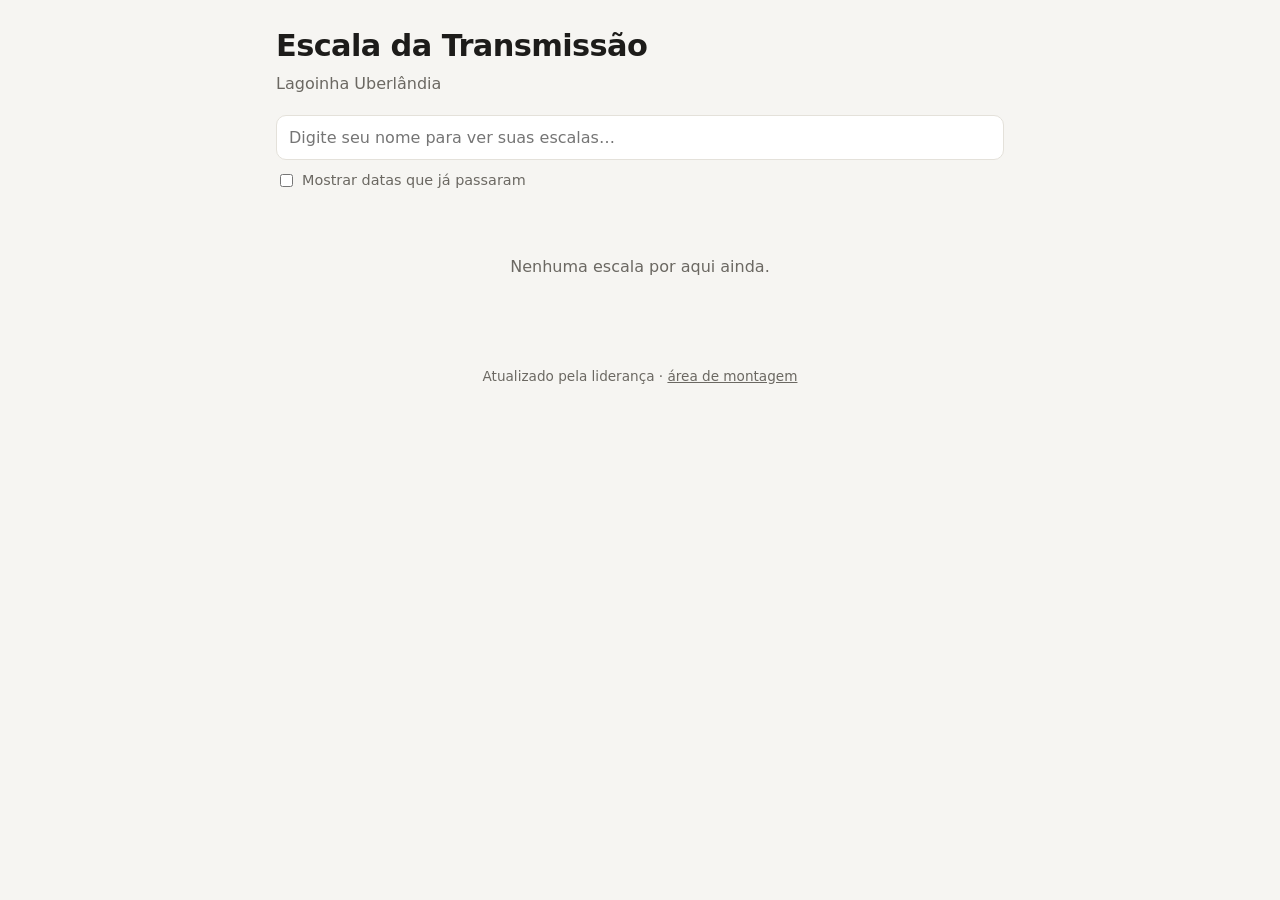
<file: index.html>
<!doctype html>
<html lang="pt-BR">
<head>
  <meta charset="utf-8">
  <meta name="viewport" content="width=device-width, initial-scale=1">
  <title>Escalas</title>
  <link rel="stylesheet" href="style.css">
</head>
<body>
<div class="wrap">
  <header>
    <h1 id="titulo">Escala da Transmissão</h1>
    <p id="subtitulo"></p>
  </header>

  <div class="filtros">
    <input type="search" id="busca" placeholder="Digite seu nome para ver suas escalas…" autocomplete="off">
    <div class="chips" id="chips"></div>
    <label class="toggle"><input type="checkbox" id="passadas"> Mostrar datas que já passaram</label>
  </div>

  <main id="lista"><p class="vazio">Carregando escalas…</p></main>

  <p class="rodape">Atualizado pela liderança · <a href="montar.html">área de montagem</a></p>
</div>

<script>
const DIAS = ["domingo", "segunda", "terça", "quarta", "quinta", "sexta", "sábado"];
const MESES = ["janeiro","fevereiro","março","abril","maio","junho","julho","agosto","setembro","outubro","novembro","dezembro"];

let dados = { eventos: [] };
let filtroMin = "Todos";
let unicoMin = false;

const $ = id => document.getElementById(id);
const esc = s => String(s ?? "").replace(/[&<>"']/g, c => ({ "&":"&amp;","<":"&lt;",">":"&gt;",'"':"&quot;","'":"&#39;" }[c]));
const norm = s => String(s ?? "").normalize("NFD").replace(/[̀-ͯ]/g, "").toLowerCase().trim();

function parseData(iso) {
  const [y, m, d] = String(iso).split("-").map(Number);
  return new Date(y, (m || 1) - 1, d || 1);
}
function hojeISO() {
  const h = new Date();
  return `${h.getFullYear()}-${String(h.getMonth()+1).padStart(2,"0")}-${String(h.getDate()).padStart(2,"0")}`;
}
function rotuloDia(iso) {
  const d = parseData(iso);
  const base = `${DIAS[d.getDay()]}, ${d.getDate()} de ${MESES[d.getMonth()]}`;
  const hoje = hojeISO();
  if (iso === hoje) return "Hoje · " + base;
  const amanha = new Date(); amanha.setDate(amanha.getDate() + 1);
  const amISO = `${amanha.getFullYear()}-${String(amanha.getMonth()+1).padStart(2,"0")}-${String(amanha.getDate()).padStart(2,"0")}`;
  if (iso === amISO) return "Amanhã · " + base;
  return base;
}
function destacar(texto, termo) {
  const t = esc(texto);
  if (!termo) return t;
  return norm(texto).includes(termo) ? `<mark>${t}</mark>` : t;
}

function montarChips() {
  const mins = [...new Set(dados.eventos.flatMap(e => (e.escala || []).map(l => l.ministerio).filter(Boolean)))].sort((a,b)=>a.localeCompare(b,"pt-BR"));
  unicoMin = mins.length <= 1;
  $("chips").hidden = unicoMin;
  const todos = ["Todos", ...mins];
  $("chips").innerHTML = todos.map(m =>
    `<button class="chip ${m === filtroMin ? "on" : ""}" data-m="${esc(m)}">${esc(m)}</button>`).join("");
  $("chips").querySelectorAll(".chip").forEach(b => b.onclick = () => { filtroMin = b.dataset.m; montarChips(); render(); });
}

function render() {
  const termo = norm($("busca").value);
  const verPassadas = $("passadas").checked;
  const hoje = hojeISO();

  let eventos = [...dados.eventos]
    .filter(e => verPassadas || (e.data || "") >= hoje)
    .sort((a, b) => (a.data + (a.horario || "")).localeCompare(b.data + (b.horario || "")));

  const html = [];
  const porDia = new Map();

  for (const ev of eventos) {
    let linhas = (ev.escala || []).filter(l => filtroMin === "Todos" || l.ministerio === filtroMin);
    if (termo) linhas = linhas.filter(l => (l.pessoas || []).some(p => norm(p).includes(termo)));
    if (!linhas.length) continue;

    const grupos = new Map();
    for (const l of linhas) {
      const k = l.ministerio || "Geral";
      if (!grupos.has(k)) grupos.set(k, []);
      grupos.get(k).push(l);
    }
    const blocos = [...grupos].map(([min, ls]) => `
      <div class="min">
        ${unicoMin ? "" : `<h4>${esc(min)}</h4>`}
        ${ls.map(l => `<div class="linha"><span class="funcao">${esc(l.funcao)}</span><span>${(l.pessoas||[]).map(p => destacar(p, termo)).join(", ")}</span></div>`).join("")}
      </div>`).join("");

    const card = `
      <article class="evento">
        <div class="evento-topo">
          <h3>${esc(ev.nome || "Evento")}</h3>
          ${ev.horario ? `<span class="hora">${esc(ev.horario)}</span>` : ""}
        </div>
        ${ev.obs ? `<p class="obs">${esc(ev.obs)}</p>` : ""}
        ${blocos}
      </article>`;
    if (!porDia.has(ev.data)) porDia.set(ev.data, []);
    porDia.get(ev.data).push(card);
  }

  for (const [dia, cards] of porDia) {
    html.push(`<section class="dia ${dia === hoje ? "hoje" : ""}"><h2>${rotuloDia(dia)}</h2>${cards.join("")}</section>`);
  }

  $("lista").innerHTML = html.length ? html.join("")
    : `<p class="vazio">${termo ? "Nenhuma escala encontrada para esse nome." : "Nenhuma escala por aqui ainda."}</p>`;
}

async function iniciar() {
  try {
    const r = await fetch("escalas.json?v=" + Date.now(), { cache: "no-store" });
    dados = await r.json();
  } catch (e) {
    $("lista").innerHTML = `<p class="vazio">Não consegui carregar as escalas. Se você abriu o arquivo direto do computador, publique no GitHub Pages para funcionar.</p>`;
    return;
  }
  dados.eventos = dados.eventos || [];
  if (dados.titulo) { $("titulo").textContent = dados.titulo; document.title = dados.titulo; }
  $("subtitulo").textContent = dados.subtitulo || "";

  const q = new URLSearchParams(location.search).get("nome");
  if (q) $("busca").value = q;

  montarChips();
  render();
}

$("busca").addEventListener("input", render);
$("passadas").addEventListener("change", render);
iniciar();
</script>
</body>
</html>
</file>
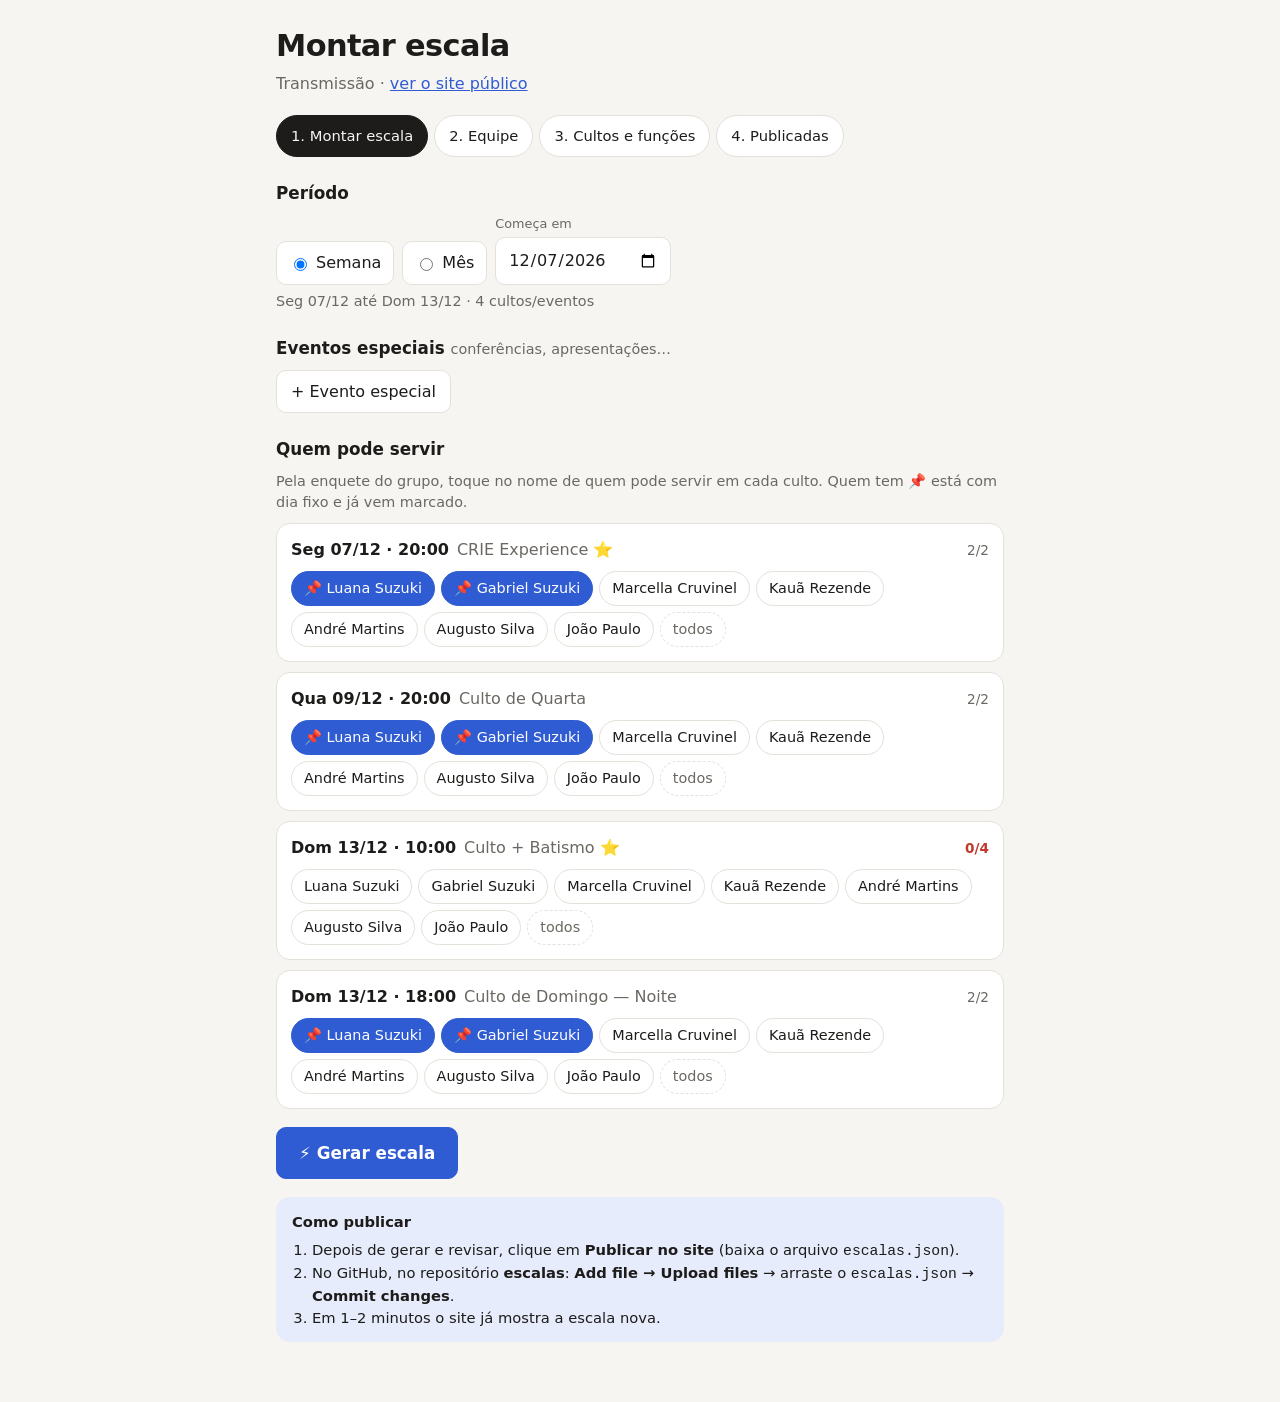
<file: montar.html>
<!doctype html>
<html lang="pt-BR">
<head>
  <meta charset="utf-8">
  <meta name="viewport" content="width=device-width, initial-scale=1">
  <meta name="robots" content="noindex">
  <title>Montar escala · Transmissão</title>
  <link rel="stylesheet" href="style.css">
</head>
<body>
<div class="wrap">
  <header>
    <h1>Montar escala</h1>
    <p>Transmissão · <a href="./" class="link">ver o site público</a></p>
  </header>

  <nav class="abas" id="abas">
    <button data-aba="montar" class="on">1. Montar escala</button>
    <button data-aba="equipe">2. Equipe</button>
    <button data-aba="cultos">3. Cultos e funções</button>
    <button data-aba="publicadas">4. Publicadas</button>
  </nav>

  <!-- ================= MONTAR ================= -->
  <section id="aba-montar" class="aba">
    <div class="bloco">
      <h2>Período</h2>
      <div class="linha-form">
        <label class="seg"><input type="radio" name="modo" value="semana"> Semana</label>
        <label class="seg"><input type="radio" name="modo" value="mes"> Mês</label>
        <div id="campo-semana"><label class="l">Começa em</label><input type="date" id="inicio"></div>
        <div id="campo-mes"><label class="l">Mês</label><input type="month" id="mes"></div>
      </div>
      <p class="dica" id="resumo-periodo"></p>
    </div>

    <div class="bloco">
      <h2>Eventos especiais <span class="sub">conferências, apresentações…</span></h2>
      <div id="especiais"></div>
      <button id="add-especial">+ Evento especial</button>
    </div>

    <div class="bloco">
      <h2>Quem pode servir</h2>
      <p class="dica">Pela enquete do grupo, toque no nome de quem pode servir em cada culto. Quem tem 📌 está com dia fixo e já vem marcado.</p>
      <div id="disp"></div>
    </div>

    <div class="acoes-grandes">
      <button class="primary grande" id="gerar">⚡ Gerar escala</button>
    </div>

    <div id="resultado"></div>
  </section>

  <!-- ================= EQUIPE ================= -->
  <section id="aba-equipe" class="aba" hidden>
    <p class="dica">Marque o que cada pessoa sabe fazer. Quando alguém for treinado em outra função, é só marcar aqui. “Dias fixos” = a pessoa já vem marcada como disponível e entra primeiro nesse culto. Toque no culto para alternar entre <b>sempre</b>, <b>semana sim, semana não</b> (duas opções de semana) e desligado.</p>
    <div id="equipe"></div>
    <button id="add-pessoa">+ Pessoa</button>
  </section>

  <!-- ================= CULTOS ================= -->
  <section id="aba-cultos" class="aba" hidden>
    <div class="bloco">
      <h2>Funções</h2>
      <div class="chips" id="funcoes"></div>
      <div class="linha-form" style="margin-top:10px">
        <input type="text" id="nova-funcao" placeholder="Nova função">
        <button id="add-funcao">Adicionar</button>
      </div>
    </div>
    <div class="bloco">
      <h2>Cultos</h2>
      <p class="dica">Os cultos fixos (toda semana, todo mês ou a cada 2 meses) e quantas pessoas cada função precisa.</p>
      <div id="cultos"></div>
      <button id="add-culto">+ Culto</button>
    </div>
  </section>

  <!-- ================= PUBLICADAS ================= -->
  <section id="aba-publicadas" class="aba" hidden>
    <p class="dica">Escalas que estão no arquivo. Se apagar algo aqui, baixe o arquivo e envie de novo ao GitHub.</p>
    <div id="publicadas"></div>
    <div class="acoes-grandes"><button class="primary" id="baixar">⬇ Baixar escalas.json</button></div>
  </section>

  <div class="ajuda">
    <strong>Como publicar</strong>
    <ol>
      <li>Depois de gerar e revisar, clique em <b>Publicar no site</b> (baixa o arquivo <code>escalas.json</code>).</li>
      <li>No GitHub, no repositório <b>escalas</b>: <b>Add file → Upload files</b> → arraste o <code>escalas.json</code> → <b>Commit changes</b>.</li>
      <li>Em 1–2 minutos o site já mostra a escala nova.</li>
    </ol>
  </div>
  <p class="status-fixo" id="status"></p>
</div>

<script>
const KD = "escalas-transmissao-dados-v3";
const KP = "escalas-transmissao-plano-v3";
const FREQ = { semanal: "Toda semana", mensal: "Todo mês", bimestral: "A cada 2 meses" };
const DIAS_L = ["domingo","segunda","terça","quarta","quinta","sexta","sábado"];
const MIN = "Transmissão";
const DIAS = ["Domingo","Segunda","Terça","Quarta","Quinta","Sexta","Sábado"];
const DIAS_C = ["Dom","Seg","Ter","Qua","Qui","Sex","Sáb"];

const $ = id => document.getElementById(id);
const esc = s => String(s ?? "").replace(/[&<>"']/g, c => ({ "&":"&amp;","<":"&lt;",">":"&gt;",'"':"&quot;","'":"&#39;" }[c]));
const uid = p => p + Math.random().toString(36).slice(2, 8);
const pad = n => String(n).padStart(2, "0");
const iso = d => `${d.getFullYear()}-${pad(d.getMonth()+1)}-${pad(d.getDate())}`;
const parse = s => { const [y,m,d] = String(s).split("-").map(Number); return new Date(y, m-1, d||1); };
const addDias = (d, n) => new Date(d.getFullYear(), d.getMonth(), d.getDate() + n);
const curta = s => { const d = parse(s); return `${DIAS_C[d.getDay()]} ${pad(d.getDate())}/${pad(d.getMonth()+1)}`; };

let D = null;  // dados (vão para escalas.json)
let P = null;  // plano em andamento (só neste navegador)

function padrao() {
  return {
    titulo: "Escala da Transmissão",
    subtitulo: "Lagoinha Uberlândia",
    config: {
      funcoes: ["Câmera", "Moderação", "Câmera móvel"],
      equipe: Array.from({ length: 7 }, (_, i) => ({ id: uid("p"), nome: `Pessoa ${i+1}`, funcoes: ["Câmera", "Moderação"], fixos: [] })),
      cultos: [
        { id: "c1", nome: "Culto de Quarta", dia: 3, horario: "20:00", freq: "semanal", vagas: { "Câmera": 1, "Moderação": 1 } },
        { id: "c2", nome: "Culto de Domingo — Manhã", dia: 0, horario: "10:00", freq: "semanal", vagas: { "Câmera": 1, "Moderação": 1 } },
        { id: "c3", nome: "Culto de Domingo — Noite", dia: 0, horario: "18:00", freq: "semanal", vagas: { "Câmera": 1, "Moderação": 1 } }
      ]
    },
    eventos: []
  };
}
function planoPadrao() {
  const hoje = new Date();
  const seg = addDias(hoje, ((8 - hoje.getDay()) % 7) || 7); // próxima segunda
  const prox = new Date(hoje.getFullYear(), hoje.getMonth() + 1, 1);
  return { modo: "semana", inicio: iso(seg), mes: `${prox.getFullYear()}-${pad(prox.getMonth()+1)}`, especiais: [], disp: {}, res: null };
}
const cfg = () => D.config;

// ---------- salvar ----------
let tStatus;
function status(msg) { $("status").textContent = msg; $("status").classList.add("vis"); clearTimeout(tStatus); tStatus = setTimeout(() => $("status").classList.remove("vis"), 2500); }
function salvar(silencioso) {
  try { localStorage.setItem(KD, JSON.stringify(D)); localStorage.setItem(KP, JSON.stringify(P)); if (!silencioso) status("Salvo neste navegador"); }
  catch { status("Não consegui salvar o rascunho"); }
}

// ---------- abas ----------
$("abas").addEventListener("click", e => {
  const b = e.target.closest("button[data-aba]"); if (!b) return;
  document.querySelectorAll("#abas button").forEach(x => x.classList.toggle("on", x === b));
  document.querySelectorAll(".aba").forEach(s => s.hidden = s.id !== "aba-" + b.dataset.aba);
  renderTudo();
});

// ================= EQUIPE =================
function renderEquipe() {
  $("equipe").innerHTML = cfg().equipe.map((p, i) => `
    <div class="cartao" data-i="${i}">
      <div class="linha-form">
        <input type="text" data-campo="nome" value="${esc(p.nome)}" placeholder="Nome">
        <button class="ghost danger" data-acao="rm" title="Remover pessoa">✕</button>
      </div>
      <label class="l" style="margin-top:10px">Sabe fazer</label>
      <div class="chips">${cfg().funcoes.map(f => `<button class="chip ${p.funcoes.includes(f) ? "on" : ""}" data-funcao="${esc(f)}">${esc(f)}</button>`).join("")}</div>
      <label class="l" style="margin-top:10px">Dias fixos</label>
      <div class="chips">${cfg().cultos.map(c => {
        const f = fixosDe(p).find(x => x.id === c.id);
        const extra = !f ? "" : f.modo === "sempre" ? " · sempre" : ` · semana sim, semana não (${proximas(c, f.modo)})`;
        return `<button class="chip ${f ? "on" : ""}" data-fixo="${c.id}" title="Toque para alternar: sempre → semana sim/não → outra semana → desligado">📌 ${esc(c.nome)}${esc(extra)}</button>`;
      }).join("") || `<span class="dica">Cadastre os cultos primeiro.</span>`}</div>
    </div>`).join("");
}
function proximas(c, modo) {
  const out = []; let d = new Date();
  for (let k = 0; k < 120 && out.length < 2; k++, d = addDias(d, 1))
    if (ocorre(c, d) && semanaAB(iso(d)) === modo) out.push(`${pad(d.getDate())}/${pad(d.getMonth()+1)}`);
  return out.join(", ") + "…";
}
function cicloFixo(p, id) {
  p.fixos = fixosDe(p);
  const i = p.fixos.findIndex(f => f.id === id);
  if (i < 0) return p.fixos.push({ id, modo: "sempre" });
  const prox = { sempre: "A", A: "B", B: null }[p.fixos[i].modo];
  if (prox) p.fixos[i].modo = prox; else p.fixos.splice(i, 1);
}
$("equipe").addEventListener("input", e => {
  const c = e.target.closest(".cartao"); if (!c) return;
  cfg().equipe[+c.dataset.i].nome = e.target.value; salvar();
});
$("equipe").addEventListener("click", e => {
  const c = e.target.closest(".cartao"); if (!c) return;
  const p = cfg().equipe[+c.dataset.i];
  const b = e.target.closest("button"); if (!b) return;
  if (b.dataset.acao === "rm") { if (!confirm(`Remover ${p.nome}?`)) return; cfg().equipe.splice(+c.dataset.i, 1); }
  if (b.dataset.funcao) toggle(p.funcoes, b.dataset.funcao);
  if (b.dataset.fixo) { cicloFixo(p, b.dataset.fixo); if (P) { P.disp = {}; P.res = null; } }
  salvar(); renderEquipe();
});
$("add-pessoa").onclick = () => { cfg().equipe.push({ id: uid("p"), nome: "", funcoes: [], fixos: [] }); salvar(); renderEquipe(); };
function toggle(arr, v) { const i = arr.indexOf(v); i >= 0 ? arr.splice(i, 1) : arr.push(v); }

// ================= CULTOS / FUNÇÕES =================
function vagasHTML(vagas) {
  return `<div class="vagas">${cfg().funcoes.map(f => `
    <label><span>${esc(f)}</span><input type="number" min="0" max="20" data-vaga="${esc(f)}" value="${+(vagas[f] || 0)}"></label>`).join("")}</div>`;
}
function renderCultos() {
  $("funcoes").innerHTML = cfg().funcoes.map(f => `<span class="chip on">${esc(f)} <button class="mini" data-rmfuncao="${esc(f)}" title="Remover">✕</button></span>`).join("");
  $("cultos").innerHTML = cfg().cultos.map((c, i) => `
    <div class="cartao" data-i="${i}">
      <div class="campos3">
        <div><label class="l">Dia</label><select data-campo="dia">${DIAS.map((d, k) => `<option value="${k}" ${+c.dia === k ? "selected" : ""}>${d}</option>`).join("")}</select></div>
        <div><label class="l">Horário</label><input type="time" data-campo="horario" value="${esc(c.horario)}"></div>
        <div><label class="l">Nome</label><input type="text" data-campo="nome" value="${esc(c.nome)}"></div>
      </div>
      <div class="campos3" style="margin-top:10px">
        <div><label class="l">Repete</label><select data-campo="freq">${Object.entries(FREQ).map(([k, v]) => `<option value="${k}" ${(c.freq || "semanal") === k ? "selected" : ""}>${v}</option>`).join("")}</select></div>
        ${(c.freq || "semanal") !== "semanal" ? `<div><label class="l">Qual semana do mês</label><select data-campo="semana">${[1,2,3,4,5].map(n => `<option value="${n}" ${(+c.semana || 1) === n ? "selected" : ""}>${n === 5 ? "Último" : ordinal(n, c.dia)}</option>`).join("")}</select></div>` : ""}
        ${c.freq === "bimestral" ? `<div><label class="l">Próxima vez (mês)</label><input type="month" data-campo="inicio" value="${esc(c.inicio || "")}"></div>` : ""}
      </div>
      ${(c.freq || "semanal") !== "semanal" ? `<div style="margin-top:10px"><label class="l">Acontece no lugar de</label><select data-campo="substitui"><option value="">— nenhum (é um culto a mais) —</option>${cfg().cultos.filter(o => o.id !== c.id && (o.freq || "semanal") === "semanal").map(o => `<option value="${o.id}" ${c.substitui === o.id ? "selected" : ""}>${esc(o.nome)} (${esc(o.horario)})</option>`).join("")}</select></div>` : ""}
      <p class="dica">📅 ${esc(rotuloRec(c))} às ${esc(c.horario)}${c.substitui ? ` · nesse dia substitui “${esc(cfg().cultos.find(o => o.id === c.substitui)?.nome || "")}”` : ""}</p>
      <label class="l">Pessoas por função</label>
      ${vagasHTML(c.vagas)}
      <div class="acoes"><button class="danger" data-acao="rm">Remover culto</button></div>
    </div>`).join("");
}
function ordinal(n, dia) { return n + ((+dia === 0 || +dia === 6) ? "º" : "ª"); }
function rotuloRec(c) {
  const f = c.freq || "semanal", d = DIAS_L[+c.dia];
  if (f === "semanal") return `Toda ${d}`.replace("Toda domingo", "Todo domingo").replace("Toda sábado", "Todo sábado");
  const qual = (+c.semana || 1) === 5 ? `Último ${d}` : `${ordinal(+c.semana || 1, c.dia)} ${d}`;
  if (f === "mensal") return `${qual} de cada mês`;
  const [y, m] = (c.inicio || "").split("-").map(Number);
  return `${qual} do mês, a cada 2 meses${y ? ` (próximo: ${pad(m)}/${y})` : ""}`;
}
function ocorre(c, d) {
  if (+c.dia !== d.getDay()) return false;
  const f = c.freq || "semanal"; if (f === "semanal") return true;
  const n = +c.semana || 1;
  const ultimo = addDias(d, 7).getMonth() !== d.getMonth();
  if (n === 5 ? !ultimo : Math.ceil(d.getDate() / 7) !== n) return false;
  if (f === "bimestral") {
    if (!c.inicio) return true;
    const [y, m] = c.inicio.split("-").map(Number);
    const diff = (d.getFullYear() * 12 + d.getMonth()) - (y * 12 + m - 1);
    return ((diff % 2) + 2) % 2 === 0;
  }
  return true;
}
$("cultos").addEventListener("input", e => {
  const card = e.target.closest(".cartao"); if (!card) return;
  const c = cfg().cultos[+card.dataset.i];
  const campo = e.target.dataset.campo;
  if (campo) c[campo] = (campo === "dia" || campo === "semana") ? +e.target.value : e.target.value;
  if (campo === "freq" && c.freq === "semanal") { delete c.substitui; }
  if (e.target.dataset.vaga) c.vagas[e.target.dataset.vaga] = Math.max(0, +e.target.value || 0);
  salvar();
});
$("cultos").addEventListener("change", e => {
  if (["dia", "freq", "semana", "inicio", "substitui", "horario"].includes(e.target.dataset.campo)) { if (P) P.res = null; salvar(); renderCultos(); }
});
$("cultos").addEventListener("click", e => {
  const b = e.target.closest("button[data-acao=rm]"); if (!b) return;
  const i = +b.closest(".cartao").dataset.i; const c = cfg().cultos[i];
  if (!confirm(`Remover “${c.nome}”?`)) return;
  cfg().cultos.splice(i, 1);
  cfg().equipe.forEach(p => p.fixos = fixosDe(p).filter(x => x.id !== c.id));
  salvar(); renderCultos();
});
$("add-culto").onclick = () => { cfg().cultos.push({ id: uid("c"), nome: "Novo culto", dia: 0, horario: "19:00", vagas: { "Câmera": 1, "Moderação": 1 } }); salvar(); renderCultos(); };
$("add-funcao").onclick = () => {
  const f = $("nova-funcao").value.trim(); if (!f || cfg().funcoes.includes(f)) return;
  cfg().funcoes.push(f); $("nova-funcao").value = ""; salvar(); renderCultos();
};
$("funcoes").addEventListener("click", e => {
  const f = e.target.dataset.rmfuncao; if (!f) return;
  if (!confirm(`Remover a função “${f}”?`)) return;
  cfg().funcoes = cfg().funcoes.filter(x => x !== f);
  cfg().equipe.forEach(p => p.funcoes = p.funcoes.filter(x => x !== f));
  salvar(); renderCultos();
});

// ================= PERÍODO / INSTÂNCIAS =================
function periodo() {
  if (P.modo === "mes") { const [y, m] = P.mes.split("-").map(Number); return [new Date(y, m-1, 1), new Date(y, m, 0)]; }
  const s = parse(P.inicio); return [s, addDias(s, 6)];
}
function instancias() {
  const [a, b] = periodo(); const out = [];
  for (let d = new Date(a); d <= b; d = addDias(d, 1)) {
    const doDia = cfg().cultos.filter(c => ocorre(c, d));
    const substituidos = new Set(doDia.map(c => c.substitui).filter(Boolean));
    for (const c of doDia) if (!substituidos.has(c.id))
      out.push({ key: iso(d) + "|" + c.id, data: iso(d), nome: c.nome, horario: c.horario, vagas: c.vagas, cultoId: c.id,
        especial: (c.freq || "semanal") !== "semanal" });
  }
  for (const e of P.especiais) if (e.data >= iso(a) && e.data <= iso(b))
    out.push({ key: "esp|" + e.id, data: e.data, nome: e.nome || "Evento especial", horario: e.horario, vagas: e.vagas, especial: true });
  return out.sort((x, y) => (x.data + (x.horario || "")).localeCompare(y.data + (y.horario || "")));
}
function dispDe(inst) {
  if (!P.disp[inst.key]) P.disp[inst.key] = cfg().equipe.filter(p => ehFixo(p, inst)).map(p => p.id);
  return P.disp[inst.key];
}
// semanas A/B: contadas a partir da segunda 19/10/2026
const BASE_AB = new Date(2026, 9, 19);
const semanaAB = s => (Math.floor(Math.round((parse(s) - BASE_AB) / 864e5) / 7) % 2 + 2) % 2 === 0 ? "A" : "B";
const fixosDe = p => (p.fixos || []).map(f => typeof f === "string" ? { id: f, modo: "sempre" } : f);
const ehFixo = (p, inst) => !!inst.cultoId && fixosDe(p).some(f => f.id === inst.cultoId && (f.modo === "sempre" || f.modo === semanaAB(inst.data)));
const pessoa = id => cfg().equipe.find(p => p.id === id);

function renderPeriodo() {
  document.querySelectorAll("input[name=modo]").forEach(r => r.checked = r.value === P.modo);
  $("campo-semana").hidden = P.modo !== "semana";
  $("campo-mes").hidden = P.modo !== "mes";
  $("inicio").value = P.inicio; $("mes").value = P.mes;
  const [a, b] = periodo(); const n = instancias().length;
  $("resumo-periodo").textContent = `${curta(iso(a))} até ${curta(iso(b))} · ${n} culto${n === 1 ? "" : "s"}/evento${n === 1 ? "" : "s"}`;
}
document.querySelectorAll("input[name=modo]").forEach(r => r.onchange = () => { P.modo = r.value; P.res = null; salvar(true); renderMontar(); });
$("inicio").onchange = e => { if (e.target.value) { P.inicio = e.target.value; P.res = null; salvar(true); renderMontar(); } };
$("mes").onchange = e => { if (e.target.value) { P.mes = e.target.value; P.res = null; salvar(true); renderMontar(); } };

// ---------- especiais ----------
function renderEspeciais() {
  $("especiais").innerHTML = P.especiais.map((e, i) => `
    <div class="cartao" data-i="${i}">
      <div class="campos3">
        <div><label class="l">Data</label><input type="date" data-campo="data" value="${esc(e.data)}"></div>
        <div><label class="l">Horário</label><input type="time" data-campo="horario" value="${esc(e.horario)}"></div>
        <div><label class="l">Nome</label><input type="text" data-campo="nome" value="${esc(e.nome)}" placeholder="Ex.: Conferência de Mulheres"></div>
      </div>
      <label class="l" style="margin-top:10px">Pessoas por função</label>
      ${vagasHTML(e.vagas)}
      <div class="acoes"><button class="danger" data-acao="rm">Remover</button></div>
    </div>`).join("");
}
$("add-especial").onclick = () => {
  const [a] = periodo();
  P.especiais.push({ id: uid("e"), data: iso(a), horario: "19:00", nome: "", vagas: { "Câmera": 2, "Moderação": 1, "Câmera móvel": 1 } });
  salvar(true); renderMontar();
};
$("especiais").addEventListener("input", e => {
  const card = e.target.closest(".cartao"); if (!card) return;
  const ev = P.especiais[+card.dataset.i];
  if (e.target.dataset.campo) ev[e.target.dataset.campo] = e.target.value;
  if (e.target.dataset.vaga) ev.vagas[e.target.dataset.vaga] = Math.max(0, +e.target.value || 0);
  salvar(true);
});
$("especiais").addEventListener("change", e => { if (e.target.dataset.campo === "data" || e.target.dataset.campo === "horario") { P.res = null; renderDisp(); renderPeriodo(); } });
$("especiais").addEventListener("click", e => {
  const b = e.target.closest("button[data-acao=rm]"); if (!b) return;
  const i = +b.closest(".cartao").dataset.i; delete P.disp["esp|" + P.especiais[i].id];
  P.especiais.splice(i, 1); P.res = null; salvar(true); renderMontar();
});

// ---------- disponibilidade ----------
function renderDisp() {
  const ins = instancias();
  if (!cfg().equipe.length) { $("disp").innerHTML = `<p class="vazio">Cadastre a equipe na aba 2.</p>`; return; }
  if (!ins.length) { $("disp").innerHTML = `<p class="vazio">Nenhum culto nesse período. Confira a aba 3.</p>`; return; }
  $("disp").innerHTML = ins.map(inst => {
    const d = dispDe(inst);
    const preciso = Object.values(inst.vagas).reduce((s, v) => s + (+v || 0), 0);
    return `<div class="cartao disp" data-key="${esc(inst.key)}">
      <div class="disp-topo"><strong>${curta(inst.data)} · ${esc(inst.horario || "")}</strong> <span>${esc(inst.nome)}${inst.especial ? " ⭐" : ""}</span>
        <span class="conta ${d.length < preciso ? "falta" : ""}">${d.length}/${preciso}</span></div>
      <div class="chips">${cfg().equipe.map(p => `<button class="chip ${d.includes(p.id) ? "on" : ""}" data-p="${p.id}">${ehFixo(p, inst) ? "📌 " : ""}${esc(p.nome || "(sem nome)")}</button>`).join("")}
        <button class="chip ghost-chip" data-todos="1">todos</button></div>
    </div>`;
  }).join("");
}
$("disp").addEventListener("click", e => {
  const card = e.target.closest(".disp"); if (!card) return;
  const b = e.target.closest("button"); if (!b) return;
  const key = card.dataset.key; const lista = P.disp[key];
  if (b.dataset.todos) P.disp[key] = lista.length === cfg().equipe.length ? [] : cfg().equipe.map(p => p.id);
  else if (b.dataset.p) toggle(lista, b.dataset.p);
  salvar(true); renderDisp();
});

// ================= GERADOR =================
function historico(antesDe) {
  const lim = iso(addDias(parse(antesDe), -60)); const cont = {};
  for (const ev of D.eventos) if (ev.data < antesDe && ev.data >= lim)
    for (const l of ev.escala || []) for (const n of l.pessoas || []) cont[n] = (cont[n] || 0) + 1;
  return cont;
}
function gerar() {
  const ins = instancias(); const [a] = periodo();
  const hist = historico(iso(a));
  const noPeriodo = {}; const porDia = {}; const res = {};
  const sabe = (p, f) => p.funcoes.includes(f);
  for (const inst of ins) {
    const disp = dispDe(inst).map(pessoa).filter(Boolean);
    const vagas = [];
    for (const f of cfg().funcoes) for (let k = 0; k < (+inst.vagas[f] || 0); k++) vagas.push(f);
    // funções com menos gente capaz primeiro
    vagas.sort((x, y) => disp.filter(p => sabe(p, x)).length - disp.filter(p => sabe(p, y)).length);
    const usados = new Set(); const linhas = [];
    const marca = (p, f) => { usados.add(p.id); noPeriodo[p.id] = (noPeriodo[p.id] || 0) + 1; porDia[inst.data + p.id] = 1; linhas.push({ funcao: f, pessoa: p.id }); };
    // 1º: quem é fixo nesse culto entra primeiro (quem faz menos funções escolhe antes)
    const fixos = disp.filter(p => ehFixo(p, inst)).sort((x, y) => x.funcoes.length - y.funcoes.length);
    for (const p of fixos) {
      const opcoes = vagas.filter(f => sabe(p, f));
      if (!opcoes.length) continue;
      opcoes.sort((x, y) => disp.filter(q => !usados.has(q.id) && sabe(q, x)).length - disp.filter(q => !usados.has(q.id) && sabe(q, y)).length);
      const f = opcoes[0]; vagas.splice(vagas.indexOf(f), 1); marca(p, f);
    }
    for (const f of vagas) {
      const cand = disp.filter(p => !usados.has(p.id) && sabe(p, f));
      cand.forEach(p => p._s =
        (ehFixo(p, inst) ? -1000 : 0) +
        (noPeriodo[p.id] || 0) * 10 +
        (porDia[inst.data + p.id] ? 6 : 0) +
        (hist[p.nome] || 0) +
        Math.random());
      cand.sort((x, y) => x._s - y._s);
      const ok = cand[0];
      if (ok) marca(ok, f); else linhas.push({ funcao: f, pessoa: "" });
    }
    linhas.sort((x, y) => cfg().funcoes.indexOf(x.funcao) - cfg().funcoes.indexOf(y.funcao));
    res[inst.key] = linhas;
  }
  P.res = res; salvar(true); renderResultado();
  $("resultado").scrollIntoView({ behavior: "smooth", block: "start" });
}
$("gerar").onclick = gerar;

function renderResultado() {
  if (!P.res) { $("resultado").innerHTML = ""; return; }
  const ins = instancias().filter(i => P.res[i.key]);
  const cont = {}; let faltas = 0;
  const cards = ins.map(inst => {
    const d = dispDe(inst);
    const usados = P.res[inst.key].map(l => l.pessoa).filter(Boolean);
    const linhas = P.res[inst.key].map((l, j) => {
      if (l.pessoa) cont[l.pessoa] = (cont[l.pessoa] || 0) + 1; else faltas++;
      const dup = l.pessoa && usados.filter(x => x === l.pessoa).length > 1;
      const opts = [`<option value="">— ninguém —</option>`].concat(cfg().equipe.map(p => {
        const avisos = [];
        if (!d.includes(p.id)) avisos.push("não marcou");
        if (!p.funcoes.includes(l.funcao)) avisos.push("não faz");
        return `<option value="${p.id}" ${p.id === l.pessoa ? "selected" : ""}>${esc(p.nome)}${avisos.length ? " (" + avisos.join(", ") + ")" : ""}</option>`;
      })).join("");
      return `<div class="res-linha ${!l.pessoa || dup ? "alerta" : ""}"><span class="funcao">${esc(l.funcao)}</span><select data-key="${esc(inst.key)}" data-j="${j}">${opts}</select>${!l.pessoa ? `<span class="aviso">falta gente</span>` : dup ? `<span class="aviso">repetido</span>` : ""}</div>`;
    }).join("");
    return `<div class="cartao"><div class="disp-topo"><strong>${curta(inst.data)} · ${esc(inst.horario || "")}</strong> <span>${esc(inst.nome)}${inst.especial ? " ⭐" : ""}</span></div>${linhas || `<p class="dica">Nenhuma vaga configurada.</p>`}</div>`;
  }).join("");
  const resumo = cfg().equipe.map(p => `<span class="pill">${esc(p.nome)} <b>${cont[p.id] || 0}</b></span>`).join("");
  $("resultado").innerHTML = `
    <div class="bloco destaque">
      <h2>Escala gerada</h2>
      <p class="dica">Revise e troque quem quiser. ${faltas ? `<b class="txt-alerta">${faltas} vaga${faltas > 1 ? "s" : ""} sem ninguém</b> — marque mais gente disponível ou troque manualmente.` : "Todas as vagas preenchidas ✓"}</p>
      <div class="resumo">${resumo}</div>
      ${cards}
      <div class="acoes-grandes">
        <button id="regerar">🔀 Gerar de novo</button>
        <button id="whats">📋 Copiar para o WhatsApp</button>
        <button class="primary" id="publicar">🚀 Publicar no site</button>
      </div>
      <textarea id="whats-txt" rows="10" hidden readonly></textarea>
    </div>`;
  $("regerar").onclick = gerar;
  $("whats").onclick = copiarWhats;
  $("publicar").onclick = publicar;
}
$("resultado").addEventListener("change", e => {
  const s = e.target.closest("select[data-key]"); if (!s) return;
  P.res[s.dataset.key][+s.dataset.j].pessoa = s.value; salvar(true); renderResultado();
});

function eventosGerados() {
  return instancias().filter(i => P.res && P.res[i.key]).map(inst => {
    const grupos = {};
    for (const l of P.res[inst.key]) if (l.pessoa) (grupos[l.funcao] = grupos[l.funcao] || []).push(pessoa(l.pessoa)?.nome || "");
    return { data: inst.data, horario: inst.horario || "", nome: inst.nome, obs: "",
      escala: Object.entries(grupos).map(([funcao, pessoas]) => ({ ministerio: MIN, funcao, pessoas })) };
  });
}
function textoWhats() {
  const [a, b] = periodo();
  let t = `*Escala da Transmissão* 🎥\n_${curta(iso(a))} a ${curta(iso(b))}_\n`;
  for (const ev of eventosGerados()) {
    t += `\n*${curta(ev.data)} · ${ev.horario}* — ${ev.nome}\n`;
    for (const l of ev.escala) t += `• ${l.funcao}: ${l.pessoas.join(", ")}\n`;
  }
  t += `\nVeja sua escala: ${location.href.replace(/montar\.html.*$/, "")}`;
  return t;
}
async function copiarWhats() {
  const t = textoWhats();
  try { await navigator.clipboard.writeText(t); status("Texto copiado! Cole no grupo."); }
  catch { const ta = $("whats-txt"); ta.hidden = false; ta.value = t; ta.select(); status("Selecione e copie o texto abaixo"); }
}

// ================= PUBLICAR / ARQUIVO =================
function baixar() {
  const d = JSON.parse(JSON.stringify(D));
  d.eventos.sort((x, y) => (x.data + x.horario).localeCompare(y.data + y.horario));
  const blob = new Blob([JSON.stringify(d, null, 2)], { type: "application/json" });
  const a = document.createElement("a");
  a.href = URL.createObjectURL(blob); a.download = "escalas.json";
  document.body.appendChild(a); a.click(); a.remove();
  setTimeout(() => URL.revokeObjectURL(a.href), 1000);
}
function publicar() {
  const [a, b] = periodo(); const ia = iso(a), ib = iso(b);
  const novos = eventosGerados();
  const existentes = D.eventos.filter(e => e.data >= ia && e.data <= ib).length;
  if (existentes && !confirm(`Já existem ${existentes} escala(s) publicada(s) nesse período. Substituir pela nova?`)) return;
  D.eventos = D.eventos.filter(e => !(e.data >= ia && e.data <= ib)).concat(novos);
  salvar(true); baixar();
  status("Arquivo baixado — agora envie ao GitHub");
  alert("Arquivo escalas.json baixado!\n\nAgora no GitHub: Add file → Upload files → arraste o escalas.json → Commit changes.");
}
$("baixar").onclick = baixar;

function renderPublicadas() {
  const evs = [...D.eventos].sort((x, y) => (x.data + x.horario).localeCompare(y.data + y.horario));
  $("publicadas").innerHTML = evs.length ? evs.map(ev => `
    <div class="cartao"><div class="disp-topo"><strong>${curta(ev.data)} · ${esc(ev.horario)}</strong> <span>${esc(ev.nome)}</span>
      <button class="ghost danger" data-rm="${esc(ev.data + "|" + ev.horario + "|" + ev.nome)}" title="Apagar">✕</button></div>
      ${(ev.escala || []).map(l => `<div class="res-linha"><span class="funcao">${esc(l.funcao)}</span><span>${esc(l.pessoas.join(", "))}</span></div>`).join("")}
    </div>`).join("") : `<p class="vazio">Nada publicado ainda.</p>`;
}
$("publicadas").addEventListener("click", e => {
  const k = e.target.dataset.rm; if (!k) return;
  if (!confirm("Apagar essa escala do arquivo?")) return;
  D.eventos = D.eventos.filter(ev => ev.data + "|" + ev.horario + "|" + ev.nome !== k);
  salvar(); renderPublicadas();
});

// ================= INÍCIO =================
function renderMontar() { renderPeriodo(); renderEspeciais(); renderDisp(); renderResultado(); }
function renderTudo() { renderMontar(); renderEquipe(); renderCultos(); renderPublicadas(); }

(async () => {
  let site = null;
  try { const r = await fetch("escalas.json?v=" + Date.now(), { cache: "no-store" }); site = await r.json(); } catch {}
  try { D = JSON.parse(localStorage.getItem(KD)); } catch {}
  try { P = JSON.parse(localStorage.getItem(KP)); } catch {}
  if (!D || !D.config) D = site && site.config ? site : Object.assign(padrao(), site ? { eventos: site.eventos || [] } : {});
  // traz escalas publicadas que o rascunho ainda não tem
  if (site && site.eventos) {
    const chave = e => e.data + "|" + e.horario + "|" + e.nome;
    const tem = new Set(D.eventos.map(chave));
    site.eventos.forEach(e => { if (!tem.has(chave(e))) D.eventos.push(e); });
  }
  D.eventos = D.eventos || [];
  if (!P) P = planoPadrao();
  renderTudo();
})();
</script>
</body>
</html>
</file>
<file: style.css>
:root {
  --bg: #f6f5f2;
  --card: #ffffff;
  --text: #1d1c1a;
  --muted: #6b6862;
  --line: #e4e1da;
  --accent: #2f5bd3;
  --accent-soft: #e6ecfb;
  --hl: #fff1b8;
  --danger: #c0392b;
  --radius: 14px;
}
@media (prefers-color-scheme: dark) {
  :root {
    --bg: #141413;
    --card: #1f1e1c;
    --text: #f1efe9;
    --muted: #a19d94;
    --line: #34322e;
    --accent: #7d9bff;
    --accent-soft: #24304f;
    --hl: #5a4a10;
    --danger: #ff7a6b;
  }
}
* { box-sizing: border-box; }
html, body { margin: 0; }
body {
  background: var(--bg);
  color: var(--text);
  font: 16px/1.45 system-ui, -apple-system, "Segoe UI", Roboto, sans-serif;
}
.wrap { max-width: 760px; margin: 0 auto; padding: 24px 16px 64px; }
header h1 { margin: 0; font-size: 1.9rem; letter-spacing: -0.02em; }
header p { margin: 4px 0 0; color: var(--muted); }

input, select, textarea, button { font: inherit; color: inherit; }
input[type=text], input[type=search], input[type=date], input[type=time], textarea {
  width: 100%;
  padding: 10px 12px;
  border: 1px solid var(--line);
  border-radius: 10px;
  background: var(--card);
}
input:focus, textarea:focus { outline: 2px solid var(--accent); outline-offset: -1px; }

button, .btn {
  display: inline-flex; align-items: center; gap: 6px;
  padding: 9px 14px;
  border: 1px solid var(--line);
  border-radius: 10px;
  background: var(--card);
  cursor: pointer;
  text-decoration: none;
}
button.primary, .btn.primary { background: var(--accent); border-color: var(--accent); color: #fff; }
button.danger { color: var(--danger); }
button.ghost { border-color: transparent; background: transparent; }
button:hover { filter: brightness(0.97); }

/* ---------- Página pública ---------- */
.filtros { margin: 20px 0 8px; display: grid; gap: 10px; }
.chips { display: flex; flex-wrap: wrap; gap: 6px; }
.chip {
  padding: 6px 12px; border-radius: 999px; border: 1px solid var(--line);
  background: var(--card); cursor: pointer; font-size: 0.9rem;
}
.chip.on { background: var(--accent); border-color: var(--accent); color: #fff; }
.toggle { color: var(--muted); font-size: 0.9rem; display: flex; gap: 6px; align-items: center; }

.dia { margin-top: 28px; }
.dia > h2 {
  font-size: 0.85rem; text-transform: uppercase; letter-spacing: 0.06em;
  color: var(--muted); margin: 0 0 10px;
}
.dia.hoje > h2 { color: var(--accent); }
.evento {
  background: var(--card); border: 1px solid var(--line); border-radius: var(--radius);
  padding: 16px; margin-bottom: 12px;
}
.evento-topo { display: flex; justify-content: space-between; gap: 12px; align-items: baseline; }
.evento h3 { margin: 0; font-size: 1.1rem; }
.hora { color: var(--muted); font-variant-numeric: tabular-nums; white-space: nowrap; }
.obs { margin: 6px 0 0; color: var(--muted); font-size: 0.92rem; }
.min { margin-top: 14px; }
.min h4 {
  margin: 0 0 6px; font-size: 0.8rem; text-transform: uppercase; letter-spacing: 0.05em;
  color: var(--accent);
}
.linha { display: grid; grid-template-columns: minmax(90px, 38%) 1fr; gap: 10px; padding: 5px 0; border-top: 1px solid var(--line); }
.linha:first-of-type { border-top: 0; }
.funcao { color: var(--muted); }
mark { background: var(--hl); color: inherit; border-radius: 4px; padding: 0 3px; }
.vazio { text-align: center; color: var(--muted); padding: 48px 0; }
.rodape { margin-top: 40px; text-align: center; font-size: 0.85rem; color: var(--muted); }
.rodape a { color: var(--muted); }

/* ---------- Editor ---------- */
.barra {
  position: sticky; top: 0; z-index: 5;
  background: var(--bg); padding: 12px 0; border-bottom: 1px solid var(--line);
  display: flex; flex-wrap: wrap; gap: 8px; align-items: center;
}
.barra .status { margin-left: auto; color: var(--muted); font-size: 0.85rem; }
.campos2 { display: grid; grid-template-columns: 1fr 1fr; gap: 10px; }
.campos3 { display: grid; grid-template-columns: 150px 110px 1fr; gap: 10px; }
label.l { display: block; font-size: 0.8rem; color: var(--muted); margin-bottom: 4px; }
.ed-evento { background: var(--card); border: 1px solid var(--line); border-radius: var(--radius); padding: 16px; margin-top: 16px; }
.ed-evento .acoes { display: flex; gap: 6px; justify-content: flex-end; margin-top: 12px; flex-wrap: wrap; }
.ed-linha { display: grid; grid-template-columns: 1fr 1fr 1.4fr auto; gap: 8px; margin-top: 8px; align-items: center; }
.ed-cab { display: grid; grid-template-columns: 1fr 1fr 1.4fr auto; gap: 8px; margin-top: 14px; font-size: 0.8rem; color: var(--muted); }
.ed-cab span:last-child { width: 40px; }
.ajuda {
  background: var(--accent-soft); border-radius: var(--radius); padding: 14px 16px; margin: 18px 0 0;
  font-size: 0.92rem;
}
.ajuda ol { margin: 6px 0 0; padding-left: 20px; }

@media (max-width: 600px) {
  .barra { position: static; }
  .barra .status { margin-left: 0; width: 100%; }
  .campos3 { grid-template-columns: 1fr 1fr; }
  .campos3 > div:last-child { grid-column: 1 / -1; }
  .ed-cab { display: none; }
  .ed-linha { grid-template-columns: 1fr 1fr; padding-top: 8px; border-top: 1px solid var(--line); }
  .ed-linha .pessoas { grid-column: 1 / -1; }
  .ed-linha button { grid-column: 1 / -1; justify-self: end; }
  .linha { grid-template-columns: 1fr; gap: 0; }
}

/* ---------- Montar v2 ---------- */
a.link { color: var(--accent); }
.abas { display: flex; gap: 6px; flex-wrap: wrap; margin: 20px 0 4px; }
.abas button { border-radius: 999px; font-size: 0.92rem; }
.abas button.on { background: var(--text); color: var(--bg); border-color: var(--text); }
.bloco { margin-top: 24px; }
.bloco h2 { font-size: 1.05rem; margin: 0 0 10px; }
.bloco h2 .sub { font-weight: 400; color: var(--muted); font-size: 0.9rem; }
.bloco.destaque { border-top: 2px solid var(--accent); padding-top: 16px; margin-top: 32px; }
.dica { color: var(--muted); font-size: 0.9rem; margin: 6px 0 10px; }
.linha-form { display: flex; gap: 8px; align-items: end; flex-wrap: wrap; }
.linha-form input[type=text] { flex: 1; min-width: 160px; }
.seg { display: inline-flex; gap: 6px; align-items: center; padding: 9px 12px; border: 1px solid var(--line); border-radius: 10px; background: var(--card); cursor: pointer; }
select { padding: 9px 10px; border: 1px solid var(--line); border-radius: 10px; background: var(--card); width: 100%; }
input[type=month], input[type=number] { padding: 9px 10px; border: 1px solid var(--line); border-radius: 10px; background: var(--card); }
.cartao { background: var(--card); border: 1px solid var(--line); border-radius: var(--radius); padding: 14px; margin-bottom: 10px; }
.cartao .acoes { display: flex; justify-content: flex-end; margin-top: 10px; }
.vagas { display: flex; flex-wrap: wrap; gap: 8px; }
.vagas label { display: flex; align-items: center; gap: 6px; font-size: 0.9rem; }
.vagas input { width: 64px; }
.chip .mini { border: 0; background: transparent; color: inherit; padding: 0 0 0 4px; cursor: pointer; }
.ghost-chip { border-style: dashed; color: var(--muted); }
.disp-topo { display: flex; gap: 8px; align-items: baseline; flex-wrap: wrap; margin-bottom: 10px; }
.disp-topo span { color: var(--muted); }
.disp-topo .conta, .disp-topo button { margin-left: auto; }
.conta { font-size: 0.85rem; font-variant-numeric: tabular-nums; }
.conta.falta { color: var(--danger); font-weight: 600; }
.acoes-grandes { display: flex; gap: 8px; flex-wrap: wrap; margin: 18px 0; }
button.grande { padding: 13px 22px; font-size: 1.05rem; font-weight: 600; }
.res-linha { display: grid; grid-template-columns: 120px 1fr auto; gap: 10px; align-items: center; padding: 5px 0; border-top: 1px solid var(--line); }
.res-linha:first-of-type { border-top: 0; }
.res-linha.alerta select { border-color: var(--danger); }
.aviso, .txt-alerta { color: var(--danger); font-size: 0.85rem; }
.resumo { display: flex; flex-wrap: wrap; gap: 6px; margin: 4px 0 14px; }
.pill { background: var(--accent-soft); border-radius: 999px; padding: 4px 10px; font-size: 0.88rem; }
textarea { width: 100%; font-family: ui-monospace, monospace; font-size: 0.85rem; }
.status-fixo { position: fixed; left: 50%; bottom: 18px; transform: translateX(-50%) translateY(20px); opacity: 0; transition: .2s; background: var(--text); color: var(--bg); padding: 8px 16px; border-radius: 999px; font-size: 0.9rem; pointer-events: none; margin: 0; }
.status-fixo.vis { opacity: 1; transform: translateX(-50%); }
[hidden] { display: none !important; }
@media (max-width: 600px) {
  .res-linha { grid-template-columns: 1fr; gap: 4px; }
}
</file>
